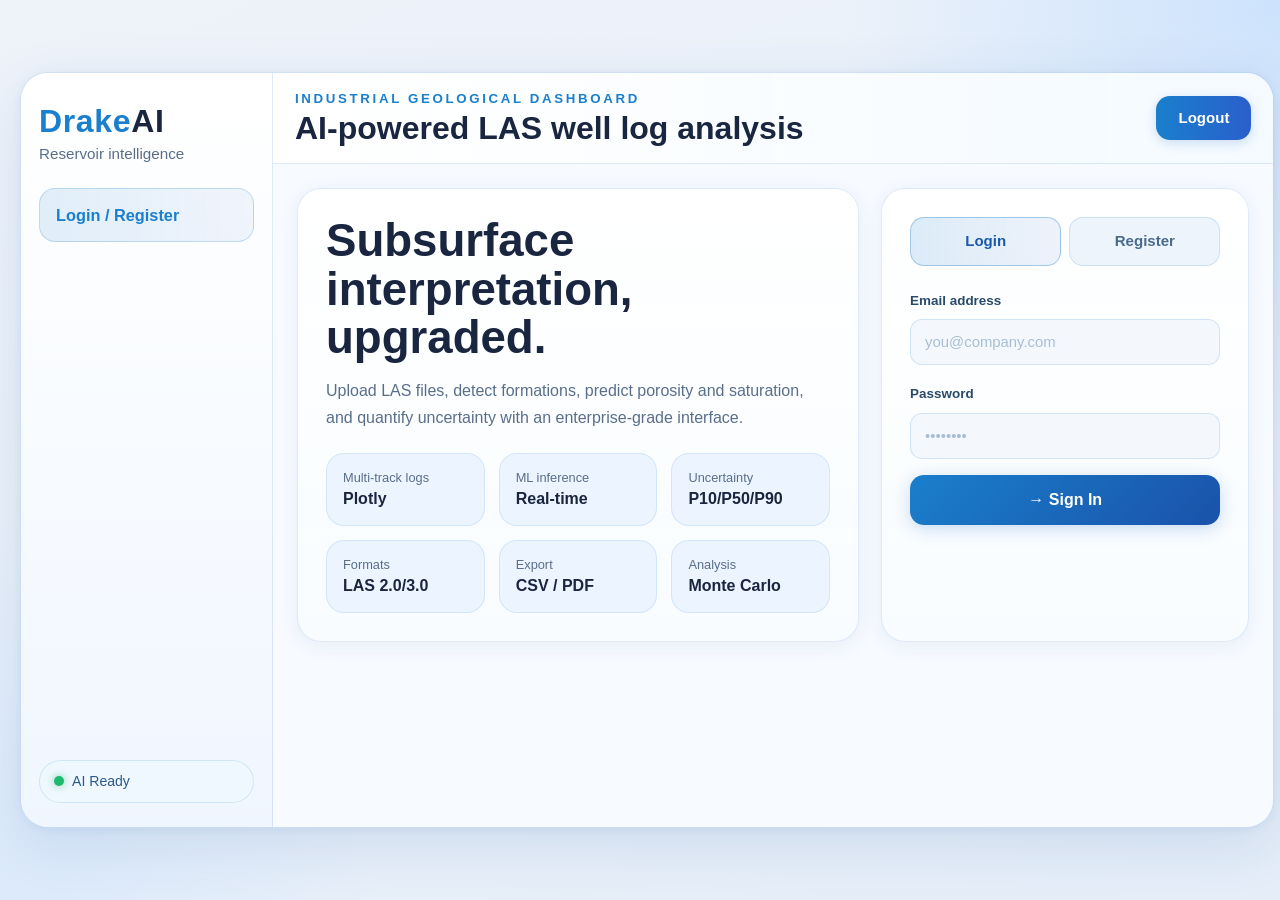
<file: templates/index.html>
<!DOCTYPE html>
<html lang="en">
<head>
  <meta charset="UTF-8"><meta name="viewport" content="width=device-width, initial-scale=1.0">
  <title>DrakeAI — Reservoir Intelligence</title>
  <link href="https://cdn.jsdelivr.net/npm/bootstrap@5.3.3/dist/css/bootstrap.min.css" rel="stylesheet">
  <style>
    :root{
      --bg:#eef3fa;--bg2:#e4edf8;--panel:#ffffff;
      --edge:rgba(26,100,200,.13);--text:#1a2540;--muted:#5a6e8a;
      --accent:#1a7fcc;--accent2:#2a5fcc;--ok:#1cb86b;
    }
    *{box-sizing:border-box}
    body{
      margin:0;min-height:100vh;
      font-family:'Segoe UI',Inter,Arial,sans-serif;
      color:var(--text);
      background:
        radial-gradient(circle at top right,rgba(180,215,255,.55),transparent 28%),
        radial-gradient(circle at bottom left,rgba(200,225,255,.40),transparent 24%),
        linear-gradient(160deg,var(--bg),var(--bg2));
      display:grid;place-items:center;padding:20px;
    }
    .layout{
      width:min(1340px,98vw);
      display:grid;grid-template-columns:252px 1fr;
      min-height:84vh;
      border:1px solid var(--edge);border-radius:28px;
      overflow:hidden;
      box-shadow:0 16px 56px rgba(26,80,160,.12),0 2px 8px rgba(26,80,160,.06);
    }
    /* ── Sidebar ── */
    .sidebar{
      padding:24px 18px;
      background:linear-gradient(180deg,#ffffff,#f0f6ff);
      border-right:1px solid var(--edge);
    }
    .brand{font-size:2rem;font-weight:800;color:#1a2540;letter-spacing:.02em}
    .brand span{color:#1a7fcc}
    .brand-sub{font-size:.95rem;color:var(--muted);margin-top:-2px;margin-bottom:22px}
    .menu-link{
      display:block;padding:14px 16px;border-radius:16px;
      color:var(--text);text-decoration:none;margin-bottom:10px;
      background:linear-gradient(90deg,rgba(26,127,204,.12),rgba(42,95,204,.06));
      border:1px solid rgba(26,127,204,.22);color:#1a7fcc;font-weight:600;
      font-size:1.02rem;
    }
    .status-pill{
      display:inline-flex;align-items:center;gap:8px;
      padding:10px 14px;border-radius:999px;
      background:rgba(240,248,255,.95);
      border:1px solid rgba(26,127,204,.15);color:#2a5a8a;
      font-size:.88rem;margin-top:auto;
    }
    .dot{width:10px;height:10px;border-radius:50%;background:#1cb86b;box-shadow:0 0 8px rgba(28,184,107,.6)}
    /* ── Main ── */
    .main{background:#f7faff}
    .topbar{
      display:flex;justify-content:space-between;align-items:center;
      padding:16px 22px;
      border-bottom:1px solid var(--edge);
      background:linear-gradient(90deg,rgba(255,255,255,.98),rgba(244,250,255,.97));
    }
    .eyebrow{font-size:.83rem;letter-spacing:.2em;text-transform:uppercase;color:#1a7fcc;font-weight:600}
    .logout-btn{
      padding:11px 22px;border:none;border-radius:14px;
      background:linear-gradient(90deg,#1a7fcc,#2a5fcc);
      color:white;font-weight:600;cursor:pointer;font-size:.94rem;
      box-shadow:0 3px 12px rgba(26,100,200,.20);
    }
    .logout-btn:hover{opacity:.9}
    .content{padding:24px;display:grid;grid-template-columns:1.45fr .95fr;gap:22px}
    /* ── Hero panel ── */
    .panel{
      background:linear-gradient(180deg,rgba(255,255,255,.99),rgba(248,252,255,.98));
      border:1px solid var(--edge);border-radius:24px;padding:28px;
      box-shadow:0 4px 20px rgba(26,80,160,.07);
    }
    .headline{font-size:2.85rem;font-weight:800;line-height:1.06;color:#1a2540}
    .muted{color:var(--muted)}
    .tag-grid{display:grid;grid-template-columns:repeat(3,1fr);gap:14px;margin-top:22px}
    .tag-card{
      padding:14px 16px;border-radius:18px;
      background:rgba(235,244,255,.95);
      border:1px solid rgba(26,127,204,.12);
    }
    .tag-card .tc-lbl{font-size:.8rem;color:var(--muted)}
    .tag-card .tc-val{font-size:1rem;font-weight:700;color:#1a2540}
    /* ── Auth panel ── */
    .tabs{display:flex;gap:8px;margin-bottom:22px}
    .tab{
      flex:1;padding:12px 16px;border-radius:14px;
      border:1.5px solid rgba(26,127,204,.16);
      background:#eef4fc;color:#4a6a8a;
      font-weight:600;cursor:pointer;font-size:.94rem;
      transition:all .18s;
    }
    .tab.active{
      background:linear-gradient(90deg,rgba(26,127,204,.15),rgba(42,95,204,.08));
      border-color:rgba(26,127,204,.35);color:#1a5aaa;
    }
    .form-label{font-size:.84rem;font-weight:600;color:#2a4a6a}
    .form-control{
      background:#f4f8fd;
      border:1.5px solid rgba(26,127,204,.16);
      border-radius:12px;padding:11px 14px;
      color:#1a2540;font-size:.93rem;
      transition:border-color .18s,box-shadow .18s;
    }
    .form-control:focus{
      border-color:#1a7fcc;
      box-shadow:0 0 0 3px rgba(26,127,204,.10);
      background:#fff;outline:none;
    }
    .form-control::placeholder{color:#a8bdd4}
    .btn-primary{
      background:linear-gradient(135deg,#1a7fcc,#1a52aa);
      border:none;color:#fff;
      font-size:1rem;font-weight:700;
      border-radius:14px;padding:13px;
      box-shadow:0 4px 18px rgba(26,100,200,.22);
      cursor:pointer;transition:all .2s;
    }
    .btn-primary:hover{background:linear-gradient(135deg,#2090e0,#1a62be);transform:translateY(-1px);box-shadow:0 6px 24px rgba(26,100,200,.30)}
    #reg-fields{display:none}
    #msg{font-size:.87rem;margin-top:12px}
    @media(max-width:1050px){
      .layout{grid-template-columns:1fr}
      .sidebar{display:none}
      .content{grid-template-columns:1fr}
      .headline{font-size:2.1rem}
    }
  </style>
</head>
<body>
<div class="layout">
  <!-- Sidebar -->
  <aside class="sidebar d-flex flex-column">
    <div class="brand"><span>Drake</span>AI</div>
    <div class="brand-sub">Reservoir intelligence</div>
    <a class="menu-link" href="#">Login / Register</a>
    <div class="status-pill mt-auto"><span class="dot"></span> AI Ready</div>
  </aside>

  <!-- Main -->
  <section class="main">
    <div class="topbar">
      <div>
        <div class="eyebrow">Industrial Geological Dashboard</div>
        <h2 class="mb-0" style="color:#1a2540;font-weight:700;">AI-powered LAS well log analysis</h2>
      </div>
      <button class="logout-btn">Logout</button>
    </div>

    <div class="content">
      <!-- Hero -->
      <div class="panel">
        <h1 class="headline">Subsurface interpretation,<br>upgraded.</h1>
        <p class="muted mt-3" style="font-size:1rem;line-height:1.65;">Upload LAS files, detect formations, predict porosity and saturation, and quantify uncertainty with an enterprise-grade interface.</p>
        <div class="tag-grid">
          <div class="tag-card"><div class="tc-lbl">Multi-track logs</div><div class="tc-val">Plotly</div></div>
          <div class="tag-card"><div class="tc-lbl">ML inference</div><div class="tc-val">Real-time</div></div>
          <div class="tag-card"><div class="tc-lbl">Uncertainty</div><div class="tc-val">P10/P50/P90</div></div>
          <div class="tag-card"><div class="tc-lbl">Formats</div><div class="tc-val">LAS 2.0/3.0</div></div>
          <div class="tag-card"><div class="tc-lbl">Export</div><div class="tc-val">CSV / PDF</div></div>
          <div class="tag-card"><div class="tc-lbl">Analysis</div><div class="tc-val">Monte Carlo</div></div>
        </div>
      </div>

      <!-- Auth -->
      <div class="panel">
        <div class="tabs">
          <button class="tab active" id="tab-login" onclick="switchTab('login')">Login</button>
          <button class="tab" id="tab-register" onclick="switchTab('register')">Register</button>
        </div>
        <div id="reg-fields">
          <div class="mb-3">
            <label class="form-label">Username</label>
            <input id="username" class="form-control" placeholder="Enter username" autocomplete="username">
          </div>
        </div>
        <div class="mb-3">
          <label class="form-label">Email address</label>
          <input id="email" type="email" class="form-control" placeholder="you@company.com" autocomplete="email">
        </div>
        <div class="mb-3">
          <label class="form-label">Password</label>
          <input id="password" type="password" class="form-control" placeholder="••••••••" autocomplete="current-password">
        </div>
        <div id="reg-confirm" style="display:none;" class="mb-3">
          <label class="form-label">Confirm Password</label>
          <input id="confirm_password" type="password" class="form-control" placeholder="••••••••" autocomplete="new-password">
        </div>
        <button class="btn btn-primary w-100" onclick="submitAuth()" id="submitBtn">→ Sign In</button>
        <div id="msg" class="text-danger"></div>
      </div>
    </div>
  </section>
</div>

<script>
let mode = 'login';
function switchTab(m){
  mode = m;
  document.getElementById('tab-login').classList.toggle('active', m==='login');
  document.getElementById('tab-register').classList.toggle('active', m==='register');
  document.getElementById('reg-fields').style.display = m==='register'?'block':'none';
  document.getElementById('reg-confirm').style.display = m==='register'?'block':'none';
  document.getElementById('submitBtn').textContent = m==='login'?'→ Sign In':'→ Create Account';
  document.getElementById('msg').textContent = '';
}
async function submitAuth(){
  const email=document.getElementById('email').value.trim();
  const password=document.getElementById('password').value.trim();
  const body = mode==='login'
    ? {email, password}
    : {email, password, username:document.getElementById('username').value.trim(), confirm_password:document.getElementById('confirm_password').value.trim()};
  const res = await fetch('/'+mode, {method:'POST', headers:{'Content-Type':'application/json'}, body:JSON.stringify(body)});
  const data = await res.json().catch(()=>({success:false,message:'Server error'}));
  if(data.success){ window.location = '/dashboard'; }
  else { document.getElementById('msg').textContent = data.message||'Authentication failed'; }
}
document.addEventListener('keydown', e=>{ if(e.key==='Enter') submitAuth(); });
</script>
</body>
</html>
</file>
